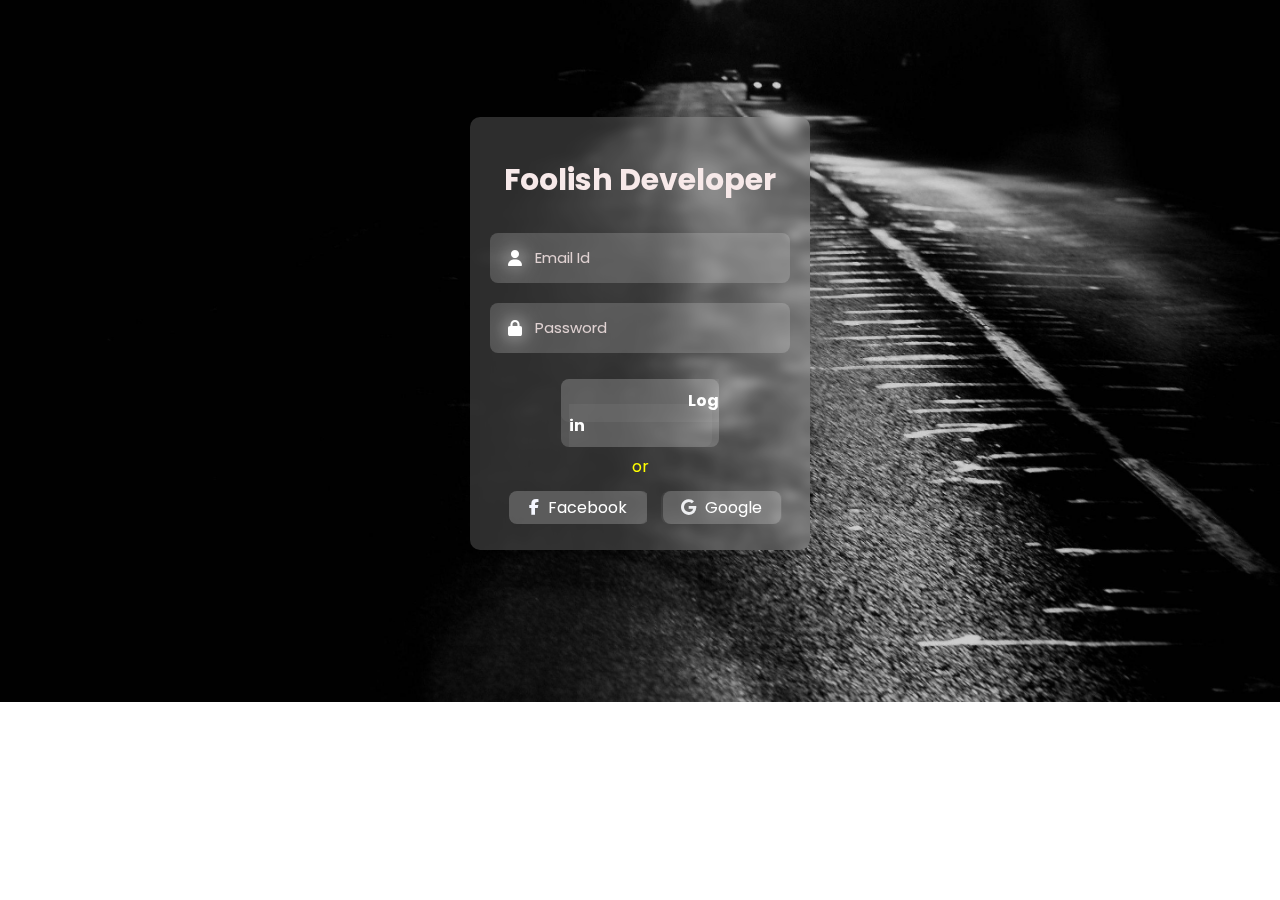
<file: Glass-effect/index.html>
<!DOCTYPE html>
<html lang="en">
<head>
    <meta charset="UTF-8">
    <meta http-equiv="X-UA-Compatible" content="IE=edge">
    <meta name="viewport" content="width=device-width, initial-scale=1.0">
    <title>Document</title>
    <link rel="stylesheet" href="https://cdnjs.cloudflare.com/ajax/libs/font-awesome/6.4.0/css/all.min.css">
    
    <link rel="preconnect" href="https://fonts.googleapis.com">
<link rel="preconnect" href="https://fonts.gstatic.com" crossorigin>
<link href="https://fonts.googleapis.com/css2?family=Manrope:wght@200&family=Poppins:wght@100&display=swap" rel="stylesheet">

    <style>  
    *{
        font-family: 'Poppins', sans-serif;
    }
        body{
            height: 600px;
            display: flex;
            align-items: center;
            justify-content: center;
            text-align: center;
            background-size: cover;
            background: url(./black.jpg);
            background-position: center;
            background-repeat: no-repeat;
            background-size: cover;
        }
        

        .login{
            margin-top: 50px;
            padding: 10px 20px 30px 20px;
            width: 300px;
            text-align: center;
            background: rgba(255, 255, 255, 0.178);
            backdrop-filter: blur(5px);
            border-radius: 10px;
        }
        .login__text{
            margin-bottom: 30px;
            font-weight: 700;
            font-size: 30px;
            color: rgb(247, 233, 233);
        }
        .login__holder{
            height: 50px;
            width: 100%;
            display: flex;
            position: relative;
            margin-bottom: 20px;
        }
        input{
            width: 100%;
            padding-left: 45px;
            font-size: 15px;
            outline: none;
            border: none;
            color: #ffffff;
            border-radius: 8px;
            background: rgba(19, 18, 18, 0);
            backdrop-filter: blur(10px);
        }
        ::placeholder{
            color:#e0d2d2
        }
        .login__holder span{
            position: absolute;
            width: 50px;
            line-height: 50px;
            color: #ffffff;
        }
        .btn-holder{
            margin-top: 35px;
        }
        .login__btn{
            
            padding: 10px 127px 10px 127px;
            background: rgba(255,255,255,0.05);backdrop-filter: blur(10px);         text-decoration: none;
            border-radius: 8px;
            text-align: center;
            color: #ffffff;
            font-weight: bold;
        }
        .login__btn:hover{
            color: black;
            background-color: white;
        }
        .login__or{
            color: yellow;
        }
        .login__link{
            margin-left: 10px;
            padding: 5px 20px;
            background: rgba(255,255,255,0.05);backdrop-filter: blur(10px);         text-decoration: none;
            border-radius: 8px;
            text-align: center;
            color: white;
            font-weight: 400;
        }
        .login__link:hover{
            color: white;
            background-color: black;
            font-weight: bold;
        }
        .icon{
            margin-right:5px ;
        }
        
    </style>
</head>
<body>
    <div class="log">
    <div class="login">
        <form action="">
            <p class="login__text">Foolish Developer</p>
            <div class="login__holder">
                <span class="fa fa-user"></span>
                <input type="email" name="Email" id="pass" placeholder="Email Id">
            </div>
            <div class="login__holder">
                <span class="fa fa-lock"></span>
                <input type="password" name="Password" id="pass" placeholder="Password">
            </div>
            <div class="btn-holder">
            <a href="#" class="login__btn">Log in</a>
            </div>
            <p class="login__or">or</p>
            <a href="#" class="login__link"><span class="icon"><i class="fa-brands fa-facebook-f" style="color: #f5f7ff;"></i></span> Facebook</a>
            <a href="#" class="login__link"><span class="icon"><i class="fa-brands fa-google" style="color: #eeeff1;"></i></span> Google</a>
        </form>
    </div>
</div>
</div>
</body>
</html>
</file>
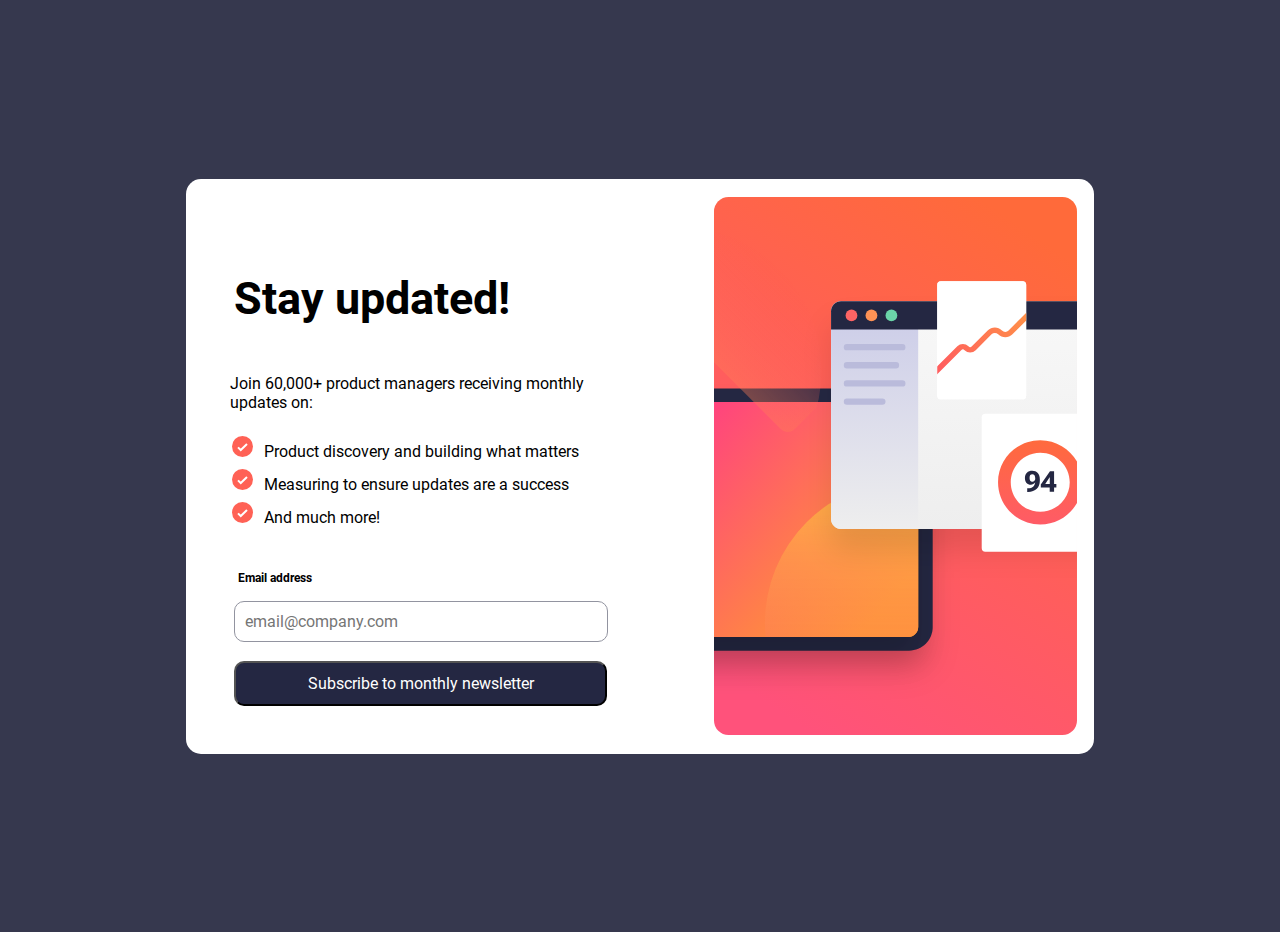
<file: newsletter-sign-up-with-success-message-main/index.html>
<!DOCTYPE html>
<html lang="en">
<head>
  <meta charset="UTF-8">
  <meta name="viewport" content="width=device-width, initial-scale=1.0"> <!-- displays site properly based on user's device -->

  <link rel="icon" type="image/png" sizes="32x32" href="./assets/images/favicon-32x32.png">
  <link rel="stylesheet" href="./style.css">
  <title>Frontend Mentor | Newsletter sign-up form with success message</title>

  <!-- Feel free to remove these styles or customise in your own stylesheet 👍 -->
  
</head>
<body>

  <!-- Sign-up form start -->
  <div class="sign-in">
    <div class="sign-in__f-text">
  <p class="bld">Stay updated!</p>

  Join 60,000+ product managers receiving monthly updates on:
<ul>
  <li>Product discovery and building what matters</li>
  <li>Measuring to ensure updates are a success</li>
  <li>And much more!</li>
</ul>
<form action="#">
  <p class="bold-e">Email address</p>
  <input type="email" name="Email address" id="" class="resizable-input" placeholder="email@company.com">
  <br><br>
  <button class="sign-in__f-text--btn">Subscribe to monthly newsletter</button>
</form>
</div>

  </div>
  <!-- Sign-up form end -->
  
</body>
</html>
</file>
<file: newsletter-sign-up-with-success-message-main/style.css>
@font-face {
  font-family: "Roboto";
  src: url("./assets/fonts/Roboto-Regular.ttf") format("truetype");
  font-weight: normal;
  font-style: normal;
}
@font-face {
  font-family: "Roboto";
  src: url("./assets/fonts/Roboto-Bold.ttf") format("truetype");
  font-weight: bold;
  font-style: normal;
}
* {
  font-size: 16px;
  font-family: "Roboto", sans-serif;
  padding: 4px;
  font-family: 400;
}

body {
  background-color: hsl(235deg, 18%, 26%);
  height: 100vh;
  display: flex;
  justify-content: center;
  align-items: center;
}

ul {
  list-style-image: url(./assets/images/icon-list.svg);
  padding-left: 30px;
}

.bold-e {
  font-weight: 700;
  font-size: 12px;
}

input {
  padding: 10px 70px 10px 10px;
  border-radius: 10px;
  color: hsl(231deg, 7%, 60%);
  border: 1px solid hsl(231deg, 7%, 60%);
}

input:hover {
  color: black;
}

.resizable-input {
  resize: both;
  width: 100%;
  padding: 10px;
}

@media screen and (max-width: 375px) {
  body {
    background-color: white;
    height: 100vh;
    display: flex;
    justify-content: center;
    align-items: center;
  }
  .sign-in {
    background-color: white;
    height: 100%;
    background-image: url(./assets/images/illustration-sign-up-mobile.svg);
    background-repeat: no-repeat;
    background-size: 100%;
    border-radius: 15px;
  }
  .sign-in__f-text {
    position: relative;
    top: 29%;
  }
  .sign-in__f-text .bld {
    font-size: 40px;
    font-weight: 700;
  }
  .sign-in__f-text .sign-in__f-text--btn {
    background-color: hsl(234deg, 29%, 20%);
    border-radius: 10px;
    color: hsl(0deg, 0%, 100%);
    resize: both;
    width: 106%;
    padding: 11px;
  }
  .sign-in__f-text .sign-in__f-text--btn:hover {
    background-color: hsl(4deg, 100%, 67%);
    border: none;
    box-shadow: 8px 18px 33px hsl(4deg, 100%, 67%);
  }
}
@media screen and (min-width: 376px) {
  body {
    background-color: hsl(235deg, 18%, 26%);
    height: 100vh;
    display: flex;
    justify-content: center;
    align-items: center;
  }
  .sign-in {
    width: 900px;
    background-color: white;
    border-radius: 15px;
    display: flex;
    text-align: left;
    align-items: center;
    background-image: url(./assets/images/illustration-sign-up-desktop.svg);
    background-repeat: no-repeat;
    background-position: 97%, center;
    background-size: 40%;
  }
  .sign-in .sign-in__f-text {
    padding: 40px;
    width: 40%;
  }
  .sign-in .sign-in__f-text .bld {
    font-size: 45px;
    font-weight: 700;
  }
  .sign-in .sign-in__f-text .sign-in__f-text--btn {
    background-color: hsl(234deg, 29%, 20%);
    border-radius: 10px;
    color: hsl(0deg, 0%, 100%);
    resize: both;
    width: 106%;
    padding: 11px;
  }
  .sign-in .sign-in__f-text .sign-in__f-text--btn:hover {
    background-color: hsl(4deg, 100%, 67%);
    border: none;
    box-shadow: 8px 18px 33px hsl(4deg, 100%, 67%);
  }
}/*# sourceMappingURL=style.css.map */
</file>
